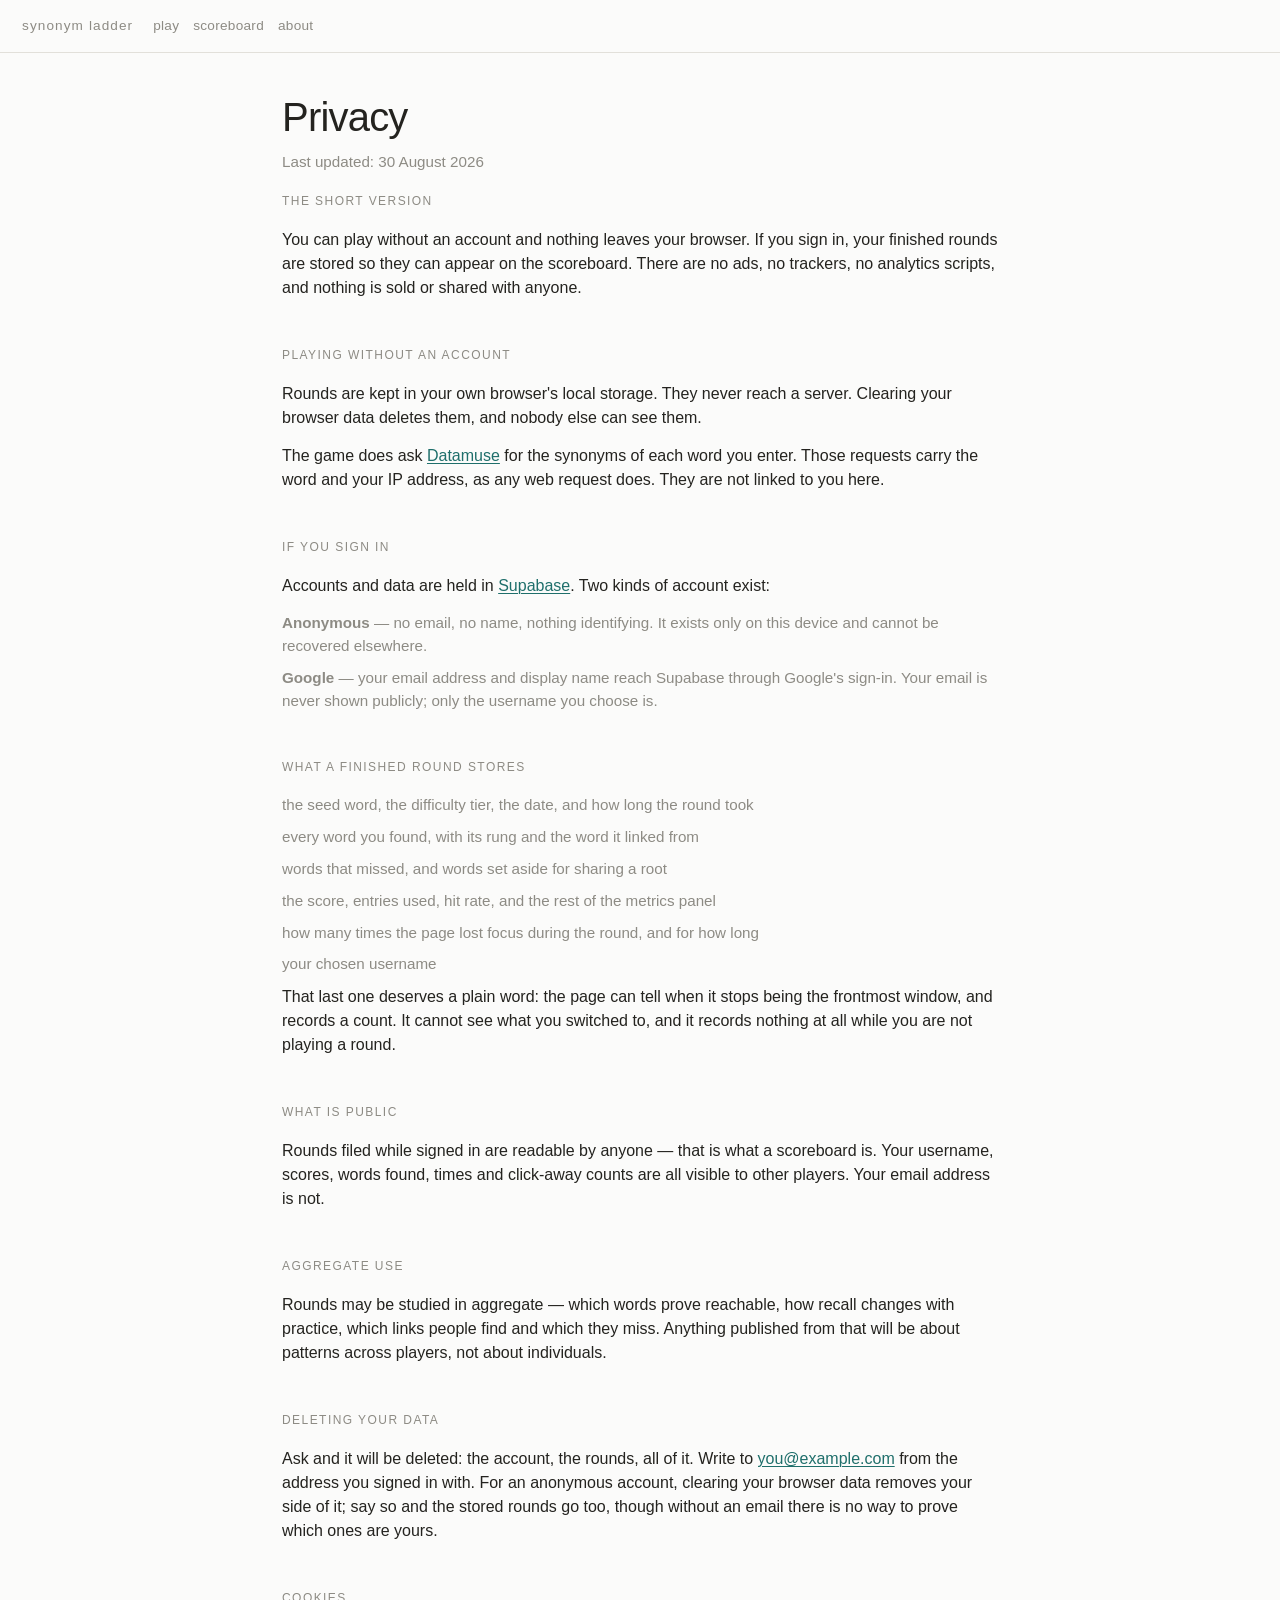
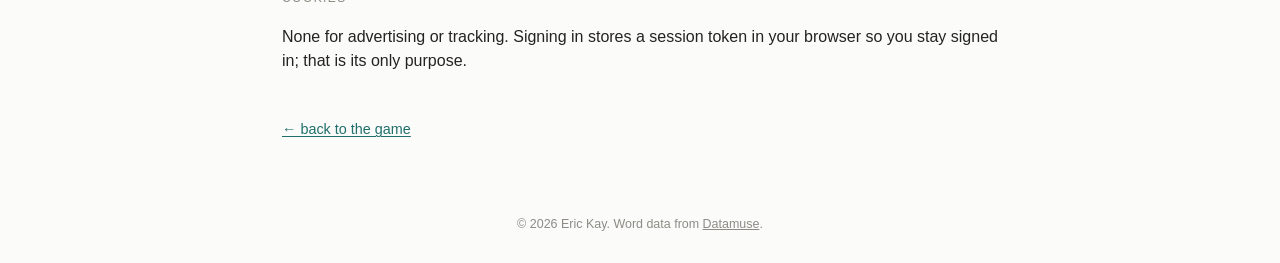
<file: privacy.html>
<!DOCTYPE html>
<html lang="en">
<head>
<meta charset="utf-8">
<meta name="viewport" content="width=device-width, initial-scale=1">
<title>Privacy — Synonym Ladder</title>
<meta name="description" content="What Synonym Ladder stores, why, and how to have it deleted.">
<link rel="stylesheet" href="styles.css">
<link rel="icon" href="data:image/svg+xml,<svg xmlns='http://www.w3.org/2000/svg' viewBox='0 0 16 16'><text y='13' font-size='14'>🪜</text></svg>">
</head>
<body data-page="static">

<!-- ==================================================================
     EDIT THIS BY HAND, like about.html. No scripts.

     Two things to keep accurate as the site changes:
       · the contact address below
       · the list of what a round stores, if you add fields
     A privacy note that has drifted from what the code does is worse
     than none, because now it is a false statement rather than a
     missing one.
     ================================================================== -->

<header class="bar">
  <div class="brand">synonym ladder</div>
  <nav class="modes">
    <a class="link" href="index.html">play</a>
    <a class="link" href="scoreboard.html">scoreboard</a>
    <a class="link" href="about.html">about</a>
  </nav>
</header>

<main class="prose">

  <h1>Privacy</h1>
  <p class="tagline">Last updated: 30 August 2026</p>

  <section>
    <h2>The short version</h2>
    <p>
      You can play without an account and nothing leaves your browser. If you sign in,
      your finished rounds are stored so they can appear on the scoreboard. There are no
      ads, no trackers, no analytics scripts, and nothing is sold or shared with anyone.
    </p>
  </section>

  <section>
    <h2>Playing without an account</h2>
    <p>
      Rounds are kept in your own browser's local storage. They never reach a server.
      Clearing your browser data deletes them, and nobody else can see them.
    </p>
    <p>
      The game does ask <a href="https://www.datamuse.com/api/" target="_blank" rel="noopener">Datamuse</a>
      for the synonyms of each word you enter. Those requests carry the word and your IP
      address, as any web request does. They are not linked to you here.
    </p>
  </section>

  <section>
    <h2>If you sign in</h2>
    <p>Accounts and data are held in <a href="https://supabase.com" target="_blank" rel="noopener">Supabase</a>. Two kinds of account exist:</p>
    <ul class="links">
      <li><b>Anonymous</b> — no email, no name, nothing identifying. It exists only on this device and cannot be recovered elsewhere.</li>
      <li><b>Google</b> — your email address and display name reach Supabase through Google's sign-in. Your email is never shown publicly; only the username you choose is.</li>
    </ul>
  </section>

  <section>
    <h2>What a finished round stores</h2>
    <ul class="links">
      <li>the seed word, the difficulty tier, the date, and how long the round took</li>
      <li>every word you found, with its rung and the word it linked from</li>
      <li>words that missed, and words set aside for sharing a root</li>
      <li>the score, entries used, hit rate, and the rest of the metrics panel</li>
      <li>how many times the page lost focus during the round, and for how long</li>
      <li>your chosen username</li>
    </ul>
    <p>
      That last one deserves a plain word: the page can tell when it stops being the
      frontmost window, and records a count. It cannot see what you switched to, and it
      records nothing at all while you are not playing a round.
    </p>
  </section>

  <section>
    <h2>What is public</h2>
    <p>
      Rounds filed while signed in are readable by anyone — that is what a scoreboard is.
      Your username, scores, words found, times and click-away counts are all visible to
      other players. Your email address is not.
    </p>
  </section>

  <section>
    <h2>Aggregate use</h2>
    <p>
      Rounds may be studied in aggregate — which words prove reachable, how recall changes
      with practice, which links people find and which they miss. Anything published from
      that will be about patterns across players, not about individuals.
    </p>
  </section>

  <section>
    <h2>Deleting your data</h2>
    <p>
      Ask and it will be deleted: the account, the rounds, all of it. Write to
      <!-- Replace with the address you actually want to receive these at. -->
      <a href="mailto:you@example.com">you@example.com</a> from the address you signed in with.
      For an anonymous account, clearing your browser data removes your side of it; say so
      and the stored rounds go too, though without an email there is no way to prove which
      ones are yours.
    </p>
  </section>

  <section>
    <h2>Cookies</h2>
    <p>
      None for advertising or tracking. Signing in stores a session token in your browser
      so you stay signed in; that is its only purpose.
    </p>
  </section>

  <p class="back"><a href="index.html">← back to the game</a></p>

</main>

<footer class="foot">
  © <span>2026</span> Eric Kay.
  Word data from <a href="https://www.datamuse.com/api/" target="_blank" rel="noopener">Datamuse</a>.
</footer>

</body>
</html>
</file>
<file: styles.css>
:root {
  --bg: #fbfbfa;
  --fg: #24231f;
  --muted: #8d8b84;
  --line: #e2e0da;
  --accent: #1f6f6b;
  --loose: #c08a2e;
  --miss: #b5504a;
  --miss-line: #e6c3c0;
  --hit: #2f6fb0;          /* a landed entry: blue, distinct from the teal accent */
  --spent: #6b6a66;        /* a retry that cost an entry but no points */
  --panel: #ffffff;
  --radius: 6px;
  --font: "Inter", "Helvetica Neue", Helvetica, Arial, system-ui, sans-serif;
}

@media (prefers-color-scheme: dark) {
  :root {
    --bg: #17181a;
    --fg: #e8e6e1;
    --muted: #8f8d87;
    --line: #2e3033;
    --accent: #5fc0b8;
    --loose: #d8a44a;
    --miss: #e07a72;
    --miss-line: #5a3a38;
    --hit: #6aa6e0;
    --spent: #74736e;
    --panel: #1f2124;
  }
}

* { box-sizing: border-box; }

/* The hidden attribute only hides because the browser's default stylesheet
   says display:none — and ANY author display rule outranks that default.
   Two elements here set display:flex, so hiding them silently did nothing:
   the sign-in sheet stayed on screen no matter what the script did. Make
   the attribute mean what it says, everywhere. */
[hidden] { display: none !important; }

body {
  margin: 0;
  background: var(--bg);
  color: var(--fg);
  font-family: var(--font);
  font-size: 16px;
  line-height: 1.5;
  -webkit-font-smoothing: antialiased;
}

button { font-family: inherit; font-size: inherit; color: inherit; cursor: pointer; }

.link {
  background: none;
  border: 0;
  padding: 2px 4px;
  color: var(--muted);
  font-size: 0.85rem;
  letter-spacing: 0.02em;
}
.link:hover { color: var(--fg); }
.link.active { color: var(--fg); border-bottom: 1px solid var(--fg); }
/* the nav carries both buttons and links; make them look identical */
a.link { text-decoration: none; }

/* ---- top bar ---- */
.bar {
  display: flex;
  align-items: center;
  gap: 16px;
  padding: 14px 22px;
  border-bottom: 1px solid var(--line);
  flex-wrap: wrap;
}
.brand { font-size: 0.85rem; letter-spacing: 0.08em; text-transform: lowercase; color: var(--muted); }
.modes { display: flex; gap: 6px; }
.bar-right { margin-left: auto; display: flex; align-items: center; gap: 10px; flex-wrap: wrap; }

.tiers { display: inline-flex; gap: 4px; }
.chip {
  background: none;
  border: 1px solid var(--line);
  border-radius: 999px;
  padding: 2px 11px;
  font-size: 0.78rem;
  color: var(--muted);
}
.chip.active { border-color: var(--accent); color: var(--accent); }

main { max-width: 1080px; margin: 0 auto; padding: 26px 22px 60px; }

/* ---- stage ---- */
.stage {
  display: flex;
  align-items: flex-end;
  justify-content: space-between;
  gap: 24px;
  flex-wrap: wrap;
  margin-bottom: 22px;
}
.seed-label { font-size: 0.75rem; letter-spacing: 0.1em; text-transform: uppercase; color: var(--muted); }
.seed { margin: 2px 0 0; font-size: clamp(2.4rem, 7vw, 3.6rem); font-weight: 500; letter-spacing: -0.02em; }

.scoreboard { display: flex; gap: 26px; }
.stat { display: flex; flex-direction: column; align-items: flex-end; }
.stat-value { font-size: 1.7rem; font-variant-numeric: tabular-nums; line-height: 1.1; }
.stat-key { font-size: 0.7rem; letter-spacing: 0.1em; text-transform: uppercase; color: var(--muted); }

/* ---- entry ---- */
.entry { margin-bottom: 22px; }
#guess-form { display: flex; gap: 8px; max-width: 460px; }
#guess {
  flex: 1;
  padding: 11px 13px;
  font-size: 1.05rem;
  font-family: inherit;
  color: var(--fg);
  background: var(--panel);
  border: 1px solid var(--line);
  border-radius: var(--radius);
}
#guess:focus { outline: none; border-color: var(--accent); }
#submit {
  padding: 11px 20px;
  border: 1px solid transparent;
  border-radius: var(--radius);
  background: var(--accent);
  color: #fff;
}
#submit[disabled] { opacity: 0.5; cursor: default; }

.message { min-height: 1.4em; margin: 10px 0 0; font-size: 0.88rem; color: var(--muted); }
.message.ok { color: var(--accent); }
.message.no { color: var(--miss); }
.message.neutral { color: var(--muted); }

/* ---- the entry track ---- */
.track-block { margin: 0 0 18px; }

.track {
  display: flex;
  gap: 3px;
  /* thin bars rather than boxes: a strip you read at a glance */
  height: 12px;
}

.pip {
  flex: 1 1 0;
  min-width: 6px;
  border-radius: 2px;
  border: 1px solid var(--line);
  background: transparent;      /* an unspent entry: outline only */
  transition: background-color 140ms ease, border-color 140ms ease;
}
.pip.hit   { background: var(--hit);   border-color: var(--hit); }
.pip.miss  { background: var(--miss);  border-color: var(--miss); }
.pip.spent { background: var(--spent); border-color: var(--spent); }

.track-key {
  display: flex;
  align-items: center;
  gap: 6px;
  margin: 7px 0 0;
  font-size: 0.72rem;
  letter-spacing: 0.06em;
  text-transform: uppercase;
  color: var(--muted);
}
/* the key reuses .pip, so it needs a fixed size rather than flex */
.track-key .pip {
  flex: none;
  width: 16px;
  height: 10px;
  margin-left: 10px;
}
.track-key .pip:first-child { margin-left: 0; }

/* ---- board table ---- */
.board { overflow-x: auto; border: 1px solid var(--line); border-radius: var(--radius); background: var(--panel); }
table { width: 100%; border-collapse: collapse; min-width: 640px; }
th {
  text-align: left;
  vertical-align: bottom;
  padding: 12px 14px;
  border-bottom: 1px solid var(--line);
  /* Columns size to their content rather than splitting evenly, so a word
     with several routes in stays on one line. The board scrolls sideways
     if the total outgrows the page. */
  width: auto;
  white-space: nowrap;
}
th + th { border-left: 1px solid var(--line); }
.col-name { display: block; font-size: 0.9rem; font-weight: 500; }
.col-meta { display: block; font-size: 0.72rem; letter-spacing: 0.06em; text-transform: uppercase; color: var(--muted); }
.col-meta b { color: var(--fg); font-weight: 500; }

td { padding: 3px 14px; vertical-align: top; width: auto; white-space: nowrap; }
td + td { border-left: 1px solid var(--line); }
tbody tr:first-child td { padding-top: 12px; }
tbody tr:last-child td { padding-bottom: 14px; }

.cell { display: flex; align-items: baseline; gap: 7px; flex-wrap: nowrap; }
.word { font-size: 1rem; }
.word.new { animation: pop 0.5s ease; }
@keyframes pop { from { background: rgba(31,111,107,0.18); } to { background: transparent; } }
.from { font-size: 0.74rem; color: var(--muted); }
.dot { display: inline-block; width: 6px; height: 6px; border-radius: 50%; background: var(--accent); flex: none; transform: translateY(-2px); }
.dot.loose { background: var(--loose); }

.empty { color: var(--muted); font-size: 0.85rem; padding: 16px 14px; }

/* ---- tries (the red list) ---- */
.stat-value.miss { color: var(--miss); }

.tries-block { margin-top: 18px; }
.tries-head {
  margin: 0 0 8px;
  font-size: 0.72rem;
  font-weight: 500;
  letter-spacing: 0.1em;
  text-transform: uppercase;
  color: var(--muted);
}
.tries-cost { color: var(--miss); letter-spacing: 0.04em; }
.tries { display: flex; flex-wrap: wrap; gap: 6px 8px; list-style: none; margin: 0; padding: 0; }
.tries li {
  padding: 2px 9px;
  font-size: 0.85rem;
  color: var(--miss);
  border: 1px solid var(--miss-line);
  border-radius: 999px;
  text-decoration: line-through;
  text-decoration-color: var(--miss-line);
}

.tries li.resolved {
  color: var(--muted);
  border-color: var(--line);
  text-decoration-color: var(--line);
}
.tries-note { margin: 9px 0 0; font-size: 0.78rem; color: var(--muted); }

/* ---- same root (neutral bucket) ---- */
.roots-block { margin-top: 18px; }
.roots-cost { color: var(--muted); letter-spacing: 0.04em; }
.roots { display: flex; flex-wrap: wrap; gap: 6px 8px; list-style: none; margin: 0; padding: 0; }
.roots li {
  display: flex;
  align-items: baseline;
  gap: 6px;
  padding: 2px 9px;
  font-size: 0.85rem;
  color: var(--muted);
  border: 1px dashed var(--line);
  border-radius: 999px;
}

/* ---- metrics ---- */
.metric-groups {
  display: grid;
  grid-template-columns: repeat(auto-fit, minmax(230px, 1fr));
  gap: 20px 30px;
}
.metric-head {
  margin: 0 0 8px;
  font-size: 0.7rem;
  font-weight: 500;
  letter-spacing: 0.12em;
  text-transform: uppercase;
  color: var(--muted);
}
.metric-group dl { display: grid; grid-template-columns: 1fr auto; gap: 2px 12px; margin: 0; font-size: 0.86rem; }
.metric-group dt { color: var(--muted); }
.metric-group dt[title] { cursor: help; border-bottom: 1px dotted var(--line); align-self: start; }
.metric-group dd { margin: 0; text-align: right; font-variant-numeric: tabular-nums; }

.hist-block { margin-top: 22px; max-width: 340px; }
.hist-row { display: flex; align-items: center; gap: 8px; height: 16px; }
.hist-label { width: 1.5em; text-align: right; font-size: 0.75rem; color: var(--muted); font-variant-numeric: tabular-nums; }
.hist-track { flex: 1; height: 7px; background: var(--line); border-radius: 3px; overflow: hidden; }
.hist-bar { display: block; height: 100%; background: var(--accent); }
.hist-value { width: 1.5em; font-size: 0.75rem; color: var(--muted); font-variant-numeric: tabular-nums; }

/* ---- footer bits ---- */
.finish { display: flex; gap: 14px; margin-top: 16px; }

.panel {
  margin-top: 22px;
  padding: 20px 22px;
  border: 1px solid var(--line);
  border-radius: var(--radius);
  background: var(--panel);
}
.panel h2 { margin: 0 0 12px; font-size: 1.1rem; font-weight: 500; }
.panel ul { margin: 0; padding-left: 20px; font-size: 0.92rem; }
.panel li { margin-bottom: 7px; }
.panel-actions { display: flex; align-items: center; gap: 14px; margin-top: 16px; }
.panel-actions button:not(.link) {
  padding: 8px 16px;
  border: 1px solid var(--line);
  border-radius: var(--radius);
  background: none;
}

/* ==================================================================
   Celebration: toasts and confetti, blitz mode by default
   ================================================================== */
.toast-layer {
  position: fixed;
  inset: 0;
  z-index: 50;
  overflow: hidden;
  pointer-events: none;   /* never steals a keystroke */
}

.toast {
  position: absolute;
  left: 50%;
  /* Up beside the seed word rather than over the board, so it never
     covers the thing the player is reading or the box they are typing in. */
  top: 13%;
  font-size: 3rem;
  line-height: 1;
  text-shadow: 0 2px 12px rgba(0, 0, 0, 0.18);
  animation: toast-rise 1100ms cubic-bezier(0.2, 0.8, 0.3, 1) forwards;
}
.toast .toast-label {
  display: block;
  margin-top: 6px;
  font-size: 0.9rem;
  font-weight: 500;
  text-align: center;
  color: var(--accent);
  text-shadow: none;
}

@keyframes toast-rise {
  0%   { opacity: 0; transform: translate(-50%, 14px) scale(0.6); }
  18%  { opacity: 1; transform: translate(-50%, 0) scale(1.12); }
  30%  { transform: translate(-50%, 0) scale(1); }
  72%  { opacity: 1; }
  100% { opacity: 0; transform: translate(-50%, -46px) scale(1); }
}

.confetti {
  position: absolute;
  width: 8px;
  height: 13px;
  border-radius: 2px;
  animation: confetti-fly 1200ms cubic-bezier(0.15, 0.7, 0.35, 1) forwards;
}

@keyframes confetti-fly {
  0%   { opacity: 1; transform: translate(0, 0) rotate(0deg); }
  100% { opacity: 0; transform: translate(var(--dx), var(--dy)) rotate(var(--spin)); }
}

/* Confetti is exactly the sort of thing that makes some people ill, and a
   convention is exactly where you meet them. Honour the system setting:
   the emoji still appears, it just holds still. */
@media (prefers-reduced-motion: reduce) {
  .toast { animation: toast-hold 900ms linear forwards; }
  @keyframes toast-hold { 0%, 80% { opacity: 1; } 100% { opacity: 0; } }
  .confetti { display: none; }
}

/* ---- account + sign-in ---- */
.account { display: inline-flex; align-items: center; gap: 8px; padding-left: 10px; border-left: 1px solid var(--line); }
#btn-who { max-width: 22ch; overflow: hidden; text-overflow: ellipsis; white-space: nowrap; }
#btn-who.guest { font-style: italic; }

.signin-sheet {
  position: fixed;
  inset: 0;
  z-index: 20;
  display: flex;
  align-items: center;
  justify-content: center;
  padding: 20px;
  background: rgba(20, 20, 18, 0.45);
}
.signin-card {
  width: min(420px, 100%);
  padding: 26px;
  border-radius: 8px;
  background: var(--panel);
  border: 1px solid var(--line);
}
.signin-card h2 { margin: 0 0 8px; font-size: 1.15rem; font-weight: 500; }
.signin-card p { margin: 0 0 18px; font-size: 0.9rem; color: var(--muted); }
.signin-actions { display: flex; align-items: center; gap: 14px; flex-wrap: wrap; }
#btn-google {
  padding: 10px 18px;
  border: 1px solid transparent;
  border-radius: var(--radius);
  background: var(--accent);
  color: #fff;
}
.signin-note { min-height: 1.2em; margin: 14px 0 0 !important; font-size: 0.85rem; }
.signin-rule { margin: 18px 0 14px; border: 0; border-top: 1px solid var(--line); }
.signin-small { margin: 6px 0 0 !important; font-size: 0.78rem; color: var(--muted); }

/* ---- scoreboard page ---- */
.board-page { max-width: 1080px; margin: 0 auto; padding: 30px 22px 60px; }
.board-intro { max-width: 620px; margin-bottom: 6px; }
.board-intro h1 { margin: 0 0 6px; font-size: clamp(1.8rem, 5vw, 2.3rem); font-weight: 500; letter-spacing: -0.02em; }
.board-intro p { margin: 0; font-size: 0.92rem; color: var(--muted); }
.board-page .panel { margin-top: 18px; }
.disclosure { padding: 20px 22px; border: 1px solid var(--line); border-radius: var(--radius); }
.disclosure h2 { margin-bottom: 10px; }
.disclosure p { margin: 0; font-size: 0.92rem; }

/* ---- scoreboard ---- */
.board-head { display: flex; align-items: baseline; gap: 12px; flex-wrap: wrap; }
.board-head h2 { margin: 0 0 12px; }
.board-where { font-size: 0.75rem; letter-spacing: 0.06em; text-transform: uppercase; color: var(--muted); }
.board-tabs { display: flex; gap: 6px; flex-wrap: wrap; margin-bottom: 14px; }
.board-scroll { overflow-x: auto; }
.board-table { width: 100%; border-collapse: collapse; min-width: 560px; }
.board-table th {
  width: auto;
  padding: 6px 10px;
  border-bottom: 1px solid var(--line);
  border-left: 0;
  font-size: 0.7rem;
  font-weight: 500;
  letter-spacing: 0.08em;
  text-transform: uppercase;
  color: var(--muted);
  text-align: left;
}
.board-table td {
  width: auto;
  padding: 6px 10px;
  border-left: 0;
  border-bottom: 1px solid var(--line);
  font-size: 0.88rem;
}
.board-table td.num { font-variant-numeric: tabular-nums; }
.board-table td.strong { font-size: 1rem; }
.board-table tr.mine td { background: rgba(31, 111, 107, 0.08); }
.board-note { margin: 12px 0 0; font-size: 0.82rem; color: var(--muted); }
.board-note em { font-style: normal; color: var(--fg); }
/* Today's daily board, on the game page: the same table as the scoreboard,
   sitting under the round summary once the round is over. Narrower minimum
   than the tier boards — it carries fewer columns and often shares a phone
   screen with the summary above it. */
.daily-board { margin-top: 16px; }
.daily-board .board-table { min-width: 460px; }

.board-table tr.clickable { cursor: pointer; }
.board-table tr.clickable:hover td { background: rgba(31, 111, 107, 0.06); }

.link.danger { color: var(--miss); }
.link.danger:hover { color: var(--miss); text-decoration: underline; }
.account-note { margin: 12px 0 0; font-size: 0.82rem; color: var(--muted); }

/* ---- one round, expanded ---- */
.run-detail {
  margin-top: 20px;
  padding-top: 18px;
  border-top: 2px solid var(--accent);
}
.run-head { display: flex; align-items: baseline; justify-content: space-between; gap: 14px; flex-wrap: wrap; }
.run-head h3 { margin: 0 0 6px; font-size: 1rem; font-weight: 500; }
.run-words { margin: 0 0 18px; font-size: 0.85rem; color: var(--muted); line-height: 1.7; }
.run-missed { color: var(--miss); }

/* ---- round over ---- */
.panel.over {
  border: 1px solid var(--accent);
  border-top: 3px solid var(--accent);
  padding-top: 18px;
}
.over-flag {
  display: inline-block;
  margin-bottom: 10px;
  padding: 3px 10px;
  border-radius: 3px;
  background: var(--accent);
  color: #fff;
  font-size: 0.68rem;
  font-weight: 500;
  letter-spacing: 0.16em;
  text-transform: uppercase;
}
.panel.over h2 { font-size: 1.5rem; margin-bottom: 4px; }
.over-reason { margin: 0 0 16px; font-size: 0.88rem; color: var(--muted); }

.summary-grid { display: flex; flex-wrap: wrap; gap: 22px; font-variant-numeric: tabular-nums; }
.summary-grid div span { display: block; }
.summary-grid .k { font-size: 0.7rem; letter-spacing: 0.1em; text-transform: uppercase; color: var(--muted); }
.summary-grid .v { font-size: 1.4rem; }
.missed { font-size: 0.88rem; color: var(--muted); margin: 16px 0 0; }
.missed b { color: var(--fg); font-weight: 500; }

.foot { padding: 0 22px 30px; text-align: center; font-size: 0.78rem; color: var(--muted); }
.foot a { color: inherit; }

/* ==================================================================
   about.html
   ================================================================== */
.prose { max-width: 760px; margin: 0 auto; padding: 34px 22px 60px; }
.prose section { margin-bottom: 46px; }
.prose h1 { margin: 0 0 4px; font-size: clamp(1.9rem, 5vw, 2.5rem); font-weight: 500; letter-spacing: -0.02em; }
.prose h2 {
  margin: 0 0 18px;
  font-size: 0.75rem;
  font-weight: 500;
  letter-spacing: 0.12em;
  text-transform: uppercase;
  color: var(--muted);
}
.prose h3 { margin: 0 0 2px; font-size: 1.05rem; font-weight: 500; }
.prose p { margin: 0 0 14px; }
.prose a { color: var(--accent); text-decoration-thickness: 1px; text-underline-offset: 2px; }

.author { display: flex; align-items: flex-start; gap: 28px; flex-wrap: wrap; }
.author-text { flex: 1 1 320px; }
.portrait {
  width: 148px;
  height: 148px;
  flex: none;
  object-fit: cover;
  border-radius: 50%;
  border: 1px solid var(--line);
  background: var(--panel);
}
.tagline { color: var(--muted); font-size: 0.95rem; margin-bottom: 18px !important; }

.books { display: grid; grid-template-columns: repeat(auto-fit, minmax(220px, 1fr)); gap: 26px; }
.book { display: flex; flex-direction: column; align-items: flex-start; }
.book img {
  width: 100%;
  max-width: 190px;
  height: auto;
  margin-bottom: 12px;
  border: 1px solid var(--line);
  border-radius: 3px;
  background: var(--panel);
}
.book-meta { font-size: 0.78rem; letter-spacing: 0.04em; text-transform: uppercase; color: var(--muted); margin-bottom: 10px !important; }
.book p { font-size: 0.92rem; }

.links { list-style: none; margin: 0; padding: 0; }
.links li { margin-bottom: 9px; font-size: 0.95rem; color: var(--muted); }
.links li a { color: var(--fg); }

.button {
  display: inline-block;
  margin-top: auto;
  padding: 8px 15px;
  border: 1px solid var(--line);
  border-radius: var(--radius);
  color: var(--fg) !important;
  font-size: 0.88rem;
  text-decoration: none;
}
.button:hover { border-color: var(--accent); color: var(--accent) !important; }
.button.coffee { border-color: var(--accent); background: var(--accent); color: #fff !important; }
.button.coffee:hover { opacity: 0.9; color: #fff !important; }

.support { padding: 22px; border: 1px solid var(--line); border-radius: var(--radius); background: var(--panel); }
.support p { font-size: 0.95rem; }
.back { font-size: 0.9rem; }

@media (max-width: 620px) {
  .scoreboard { gap: 18px; }
  .stat-value { font-size: 1.35rem; }
}
</file>
